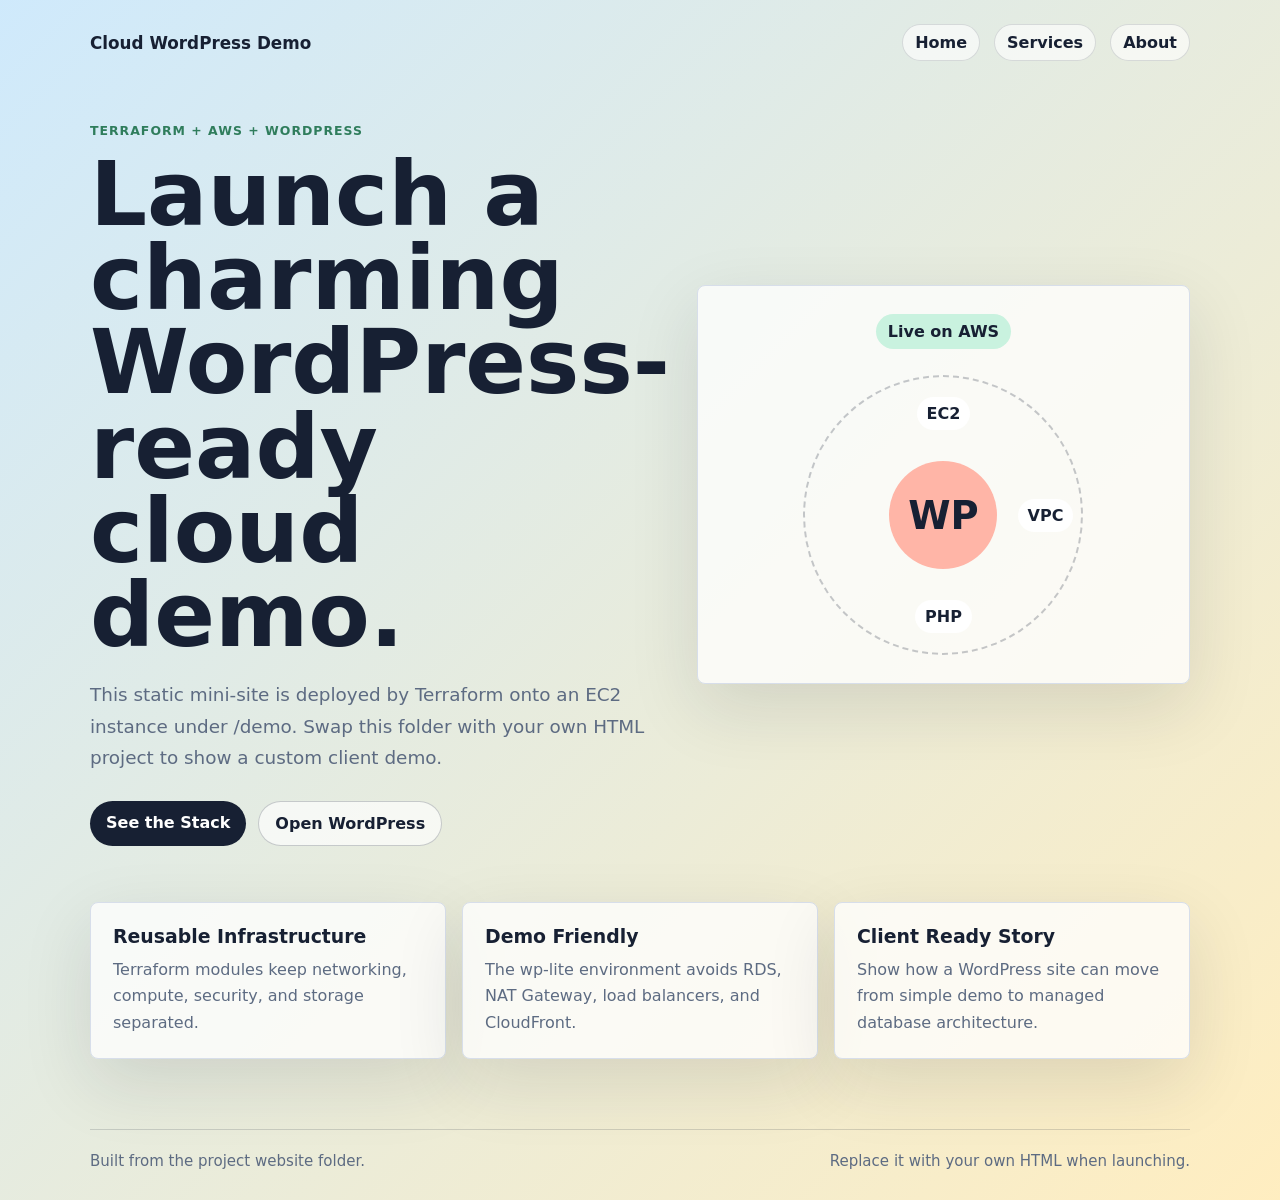
<file: website/default-site/index.html>
<!doctype html>
<html lang="en">
<head>
  <meta charset="utf-8">
  <meta name="viewport" content="width=device-width, initial-scale=1">
  <title>Cloud WordPress Demo</title>
  <link rel="stylesheet" href="assets/styles.css">
</head>
<body>
  <header class="site-header">
    <a class="brand" href="index.html">Cloud WordPress Demo</a>
    <nav aria-label="Primary navigation">
      <a href="index.html">Home</a>
      <a href="services.html">Services</a>
      <a href="about.html">About</a>
    </nav>
  </header>

  <main>
    <section class="hero">
      <div>
        <p class="eyebrow">Terraform + AWS + WordPress</p>
        <h1>Launch a charming WordPress-ready cloud demo.</h1>
        <p class="lede">
          This static mini-site is deployed by Terraform onto an EC2 instance under /demo.
          Swap this folder with your own HTML project to show a custom client demo.
        </p>
        <div class="actions">
          <a class="button primary" href="services.html">See the Stack</a>
          <a class="button secondary" href="/">Open WordPress</a>
        </div>
      </div>
      <div class="launch-card" aria-label="Deployment status card">
        <div class="badge">Live on AWS</div>
        <div class="orbital">
          <span>EC2</span>
          <span>VPC</span>
          <span>PHP</span>
          <strong>WP</strong>
        </div>
      </div>
    </section>

    <section class="grid">
      <article>
        <h2>Reusable Infrastructure</h2>
        <p>Terraform modules keep networking, compute, security, and storage separated.</p>
      </article>
      <article>
        <h2>Demo Friendly</h2>
        <p>The wp-lite environment avoids RDS, NAT Gateway, load balancers, and CloudFront.</p>
      </article>
      <article>
        <h2>Client Ready Story</h2>
        <p>Show how a WordPress site can move from simple demo to managed database architecture.</p>
      </article>
    </section>
  </main>

  <footer>
    <span>Built from the project website folder.</span>
    <span>Replace it with your own HTML when launching.</span>
  </footer>
</body>
</html>
</file>
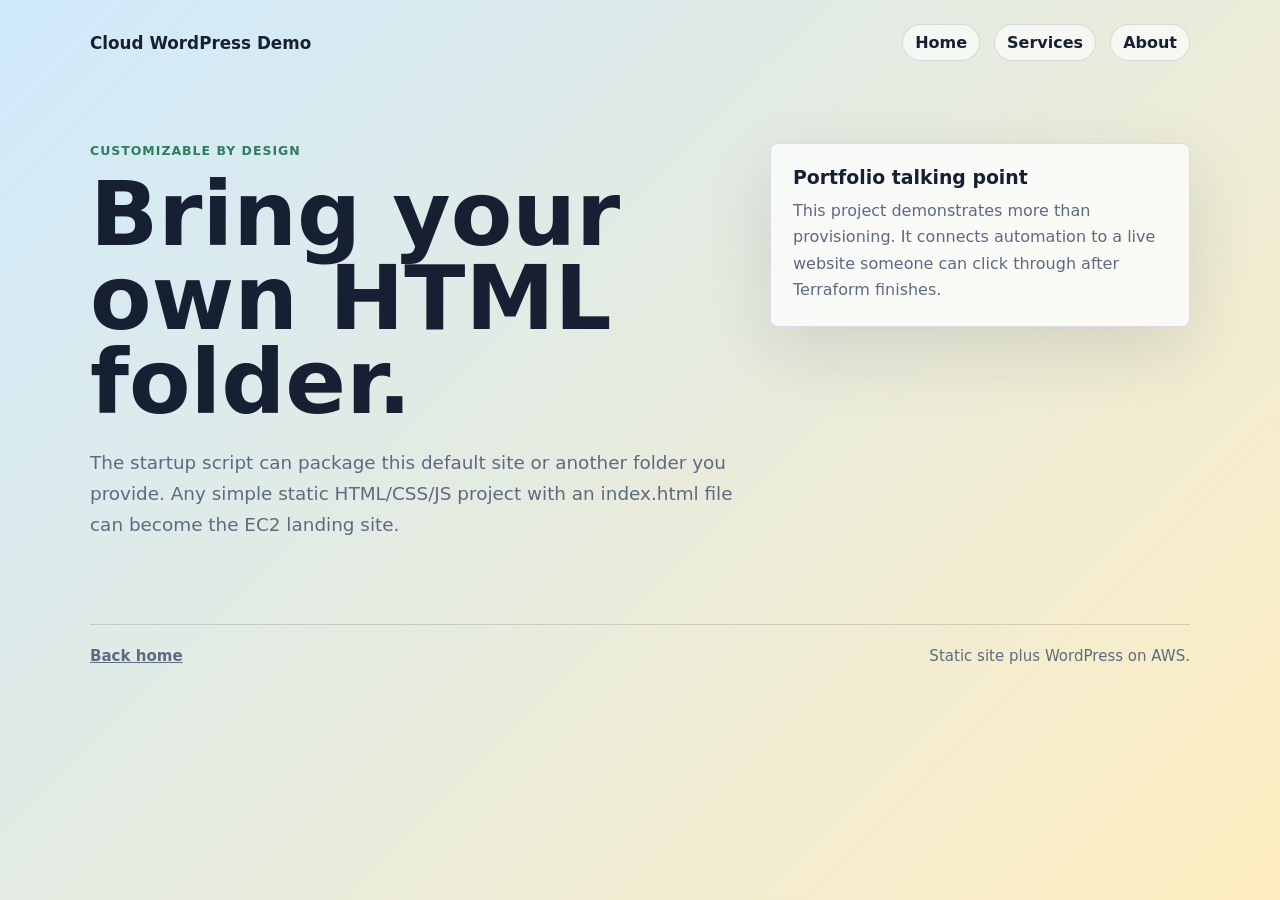
<file: website/default-site/about.html>
<!doctype html>
<html lang="en">
<head>
  <meta charset="utf-8">
  <meta name="viewport" content="width=device-width, initial-scale=1">
  <title>About | Cloud WordPress Demo</title>
  <link rel="stylesheet" href="assets/styles.css">
</head>
<body>
  <header class="site-header">
    <a class="brand" href="index.html">Cloud WordPress Demo</a>
    <nav aria-label="Primary navigation">
      <a href="index.html">Home</a>
      <a href="services.html">Services</a>
      <a href="about.html">About</a>
    </nav>
  </header>

  <main class="page split">
    <section>
      <p class="eyebrow">Customizable by design</p>
      <h1>Bring your own HTML folder.</h1>
      <p class="lede">
        The startup script can package this default site or another folder you provide.
        Any simple static HTML/CSS/JS project with an index.html file can become the EC2 landing site.
      </p>
    </section>
    <aside class="note">
      <h2>Portfolio talking point</h2>
      <p>
        This project demonstrates more than provisioning. It connects automation to a live website
        someone can click through after Terraform finishes.
      </p>
    </aside>
  </main>

  <footer>
    <span><a href="index.html">Back home</a></span>
    <span>Static site plus WordPress on AWS.</span>
  </footer>
</body>
</html>
</file>
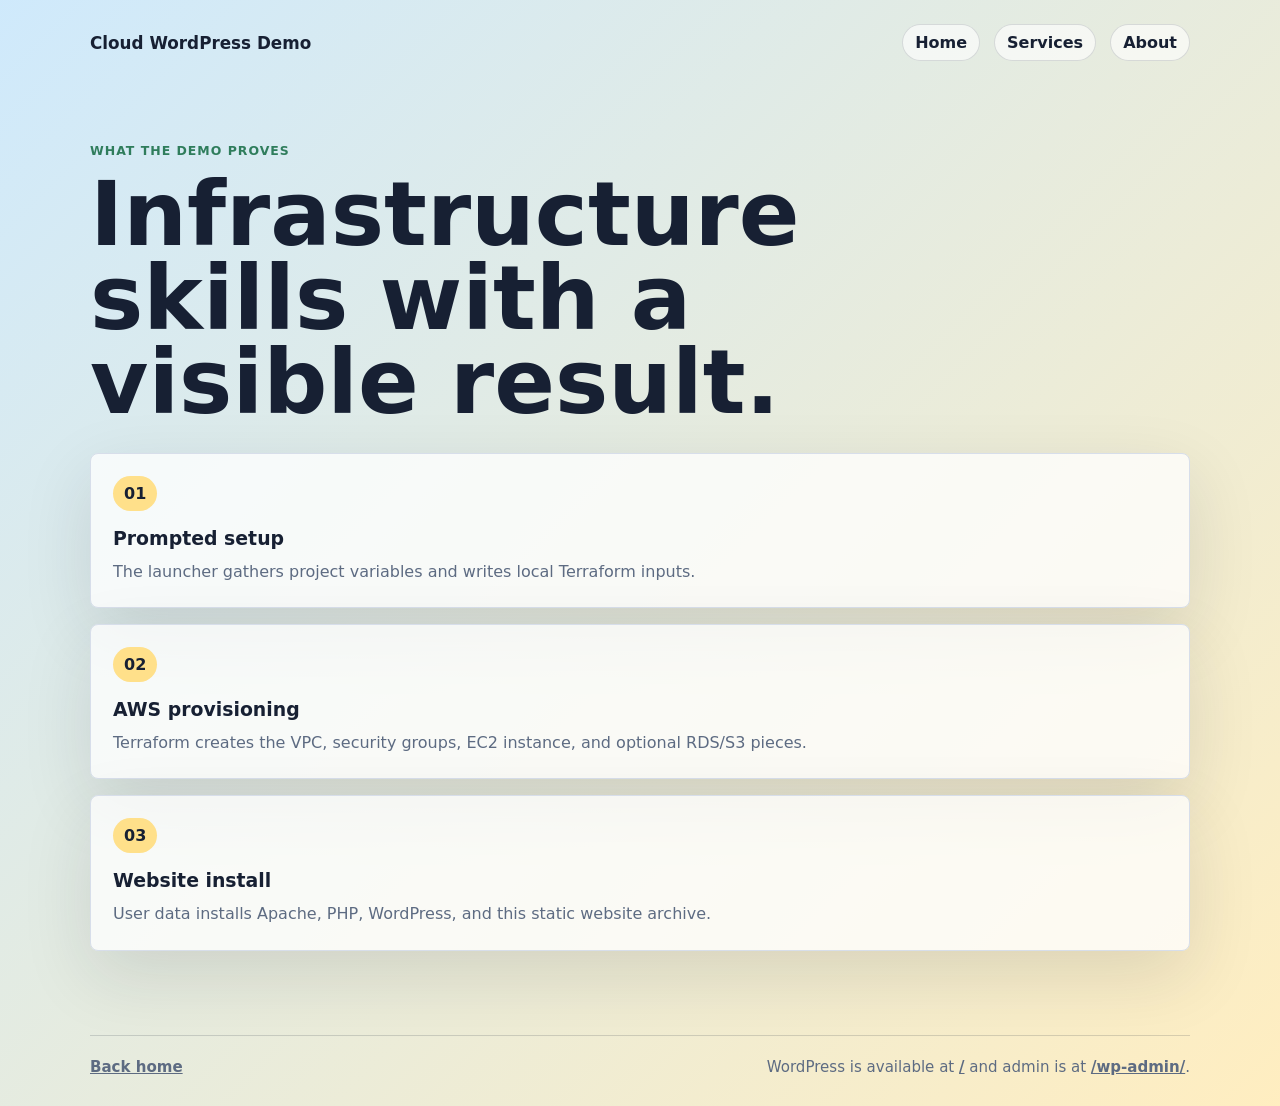
<file: website/default-site/services.html>
<!doctype html>
<html lang="en">
<head>
  <meta charset="utf-8">
  <meta name="viewport" content="width=device-width, initial-scale=1">
  <title>Services | Cloud WordPress Demo</title>
  <link rel="stylesheet" href="assets/styles.css">
</head>
<body>
  <header class="site-header">
    <a class="brand" href="index.html">Cloud WordPress Demo</a>
    <nav aria-label="Primary navigation">
      <a href="index.html">Home</a>
      <a href="services.html">Services</a>
      <a href="about.html">About</a>
    </nav>
  </header>

  <main class="page">
    <p class="eyebrow">What the demo proves</p>
    <h1>Infrastructure skills with a visible result.</h1>
    <section class="timeline">
      <div>
        <span>01</span>
        <h2>Prompted setup</h2>
        <p>The launcher gathers project variables and writes local Terraform inputs.</p>
      </div>
      <div>
        <span>02</span>
        <h2>AWS provisioning</h2>
        <p>Terraform creates the VPC, security groups, EC2 instance, and optional RDS/S3 pieces.</p>
      </div>
      <div>
        <span>03</span>
        <h2>Website install</h2>
        <p>User data installs Apache, PHP, WordPress, and this static website archive.</p>
      </div>
    </section>
  </main>

  <footer>
    <span><a href="index.html">Back home</a></span>
    <span>WordPress is available at <a href="/">/</a> and admin is at <a href="/wp-admin/">/wp-admin/</a>.</span>
  </footer>
</body>
</html>
</file>
<file: website/default-site/assets/styles.css>
:root {
  color-scheme: light;
  --ink: #172033;
  --muted: #5d6b82;
  --line: #d7deea;
  --paper: #fffaf2;
  --mint: #c9f2df;
  --sky: #bfe4ff;
  --coral: #ffb5a7;
  --gold: #ffe08a;
  --leaf: #2f7d5c;
}

* {
  box-sizing: border-box;
}

body {
  margin: 0;
  min-height: 100vh;
  font-family: Inter, ui-sans-serif, system-ui, -apple-system, BlinkMacSystemFont, "Segoe UI", sans-serif;
  color: var(--ink);
  background:
    linear-gradient(135deg, rgba(191, 228, 255, .75), rgba(255, 224, 138, .48)),
    var(--paper);
}

a {
  color: inherit;
  font-weight: 800;
}

.site-header,
footer {
  width: min(1100px, calc(100% - 32px));
  margin: 0 auto;
  display: flex;
  align-items: center;
  justify-content: space-between;
  gap: 18px;
}

.site-header {
  padding: 24px 0;
}

.brand {
  text-decoration: none;
  font-size: 1.05rem;
}

nav {
  display: flex;
  flex-wrap: wrap;
  gap: 14px;
}

nav a {
  border: 1px solid rgba(23, 32, 51, .14);
  border-radius: 999px;
  background: rgba(255, 255, 255, .62);
  padding: 8px 12px;
  text-decoration: none;
}

main {
  width: min(1100px, calc(100% - 32px));
  margin: 0 auto;
}

.hero {
  min-height: 70vh;
  display: grid;
  gap: 28px;
  align-items: center;
  grid-template-columns: minmax(0, 1.08fr) minmax(280px, .92fr);
  padding: 38px 0 56px;
}

.page {
  padding: 58px 0 84px;
}

.split {
  display: grid;
  grid-template-columns: minmax(0, 1fr) minmax(280px, 420px);
  gap: 26px;
  align-items: start;
}

.eyebrow {
  margin: 0 0 14px;
  color: var(--leaf);
  font-weight: 900;
  text-transform: uppercase;
  letter-spacing: .08em;
  font-size: .78rem;
}

h1 {
  max-width: 760px;
  margin: 0;
  font-size: clamp(2.4rem, 7vw, 5.8rem);
  line-height: .94;
  letter-spacing: 0;
}

h2 {
  margin: 0 0 10px;
  font-size: 1.18rem;
}

.lede {
  max-width: 680px;
  margin: 22px 0 0;
  color: var(--muted);
  font-size: 1.15rem;
  line-height: 1.7;
}

.actions {
  display: flex;
  flex-wrap: wrap;
  gap: 12px;
  margin-top: 28px;
}

.button {
  border-radius: 999px;
  padding: 12px 16px;
  text-decoration: none;
}

.button.primary {
  background: var(--ink);
  color: white;
}

.button.secondary {
  border: 1px solid rgba(23, 32, 51, .22);
  background: rgba(255, 255, 255, .66);
}

.launch-card,
.grid article,
.timeline div,
.note {
  border: 1px solid var(--line);
  border-radius: 8px;
  background: rgba(255, 255, 255, .76);
  box-shadow: 0 24px 70px rgba(23, 32, 51, .12);
}

.launch-card {
  min-height: 390px;
  display: grid;
  place-items: center;
  padding: 28px;
  text-align: center;
}

.badge {
  display: inline-flex;
  border-radius: 999px;
  background: var(--mint);
  padding: 8px 12px;
  font-weight: 900;
}

.orbital {
  width: min(280px, 74vw);
  aspect-ratio: 1;
  margin-top: 26px;
  border: 2px dashed rgba(23, 32, 51, .24);
  border-radius: 50%;
  position: relative;
  display: grid;
  place-items: center;
}

.orbital strong {
  width: 108px;
  height: 108px;
  border-radius: 50%;
  background: var(--coral);
  display: grid;
  place-items: center;
  font-size: 2.4rem;
}

.orbital span {
  position: absolute;
  border-radius: 999px;
  background: white;
  padding: 7px 10px;
  font-weight: 900;
}

.orbital span:nth-child(1) { top: 20px; }
.orbital span:nth-child(2) { right: 8px; }
.orbital span:nth-child(3) { bottom: 20px; }

.grid {
  display: grid;
  grid-template-columns: repeat(3, minmax(0, 1fr));
  gap: 16px;
  padding-bottom: 70px;
}

.grid article,
.timeline div,
.note {
  padding: 22px;
}

.grid p,
.timeline p,
.note p {
  margin: 0;
  color: var(--muted);
  line-height: 1.65;
}

.timeline {
  display: grid;
  gap: 16px;
  margin-top: 28px;
}

.timeline span {
  display: inline-flex;
  margin-bottom: 16px;
  border-radius: 999px;
  background: var(--gold);
  padding: 8px 11px;
  font-weight: 900;
}

footer {
  border-top: 1px solid rgba(23, 32, 51, .16);
  padding: 22px 0 30px;
  color: var(--muted);
  font-size: .94rem;
}

@media (max-width: 780px) {
  .site-header,
  footer {
    align-items: flex-start;
    flex-direction: column;
  }

  .hero,
  .split,
  .grid {
    grid-template-columns: 1fr;
  }

  .hero {
    min-height: auto;
  }
}
</file>
